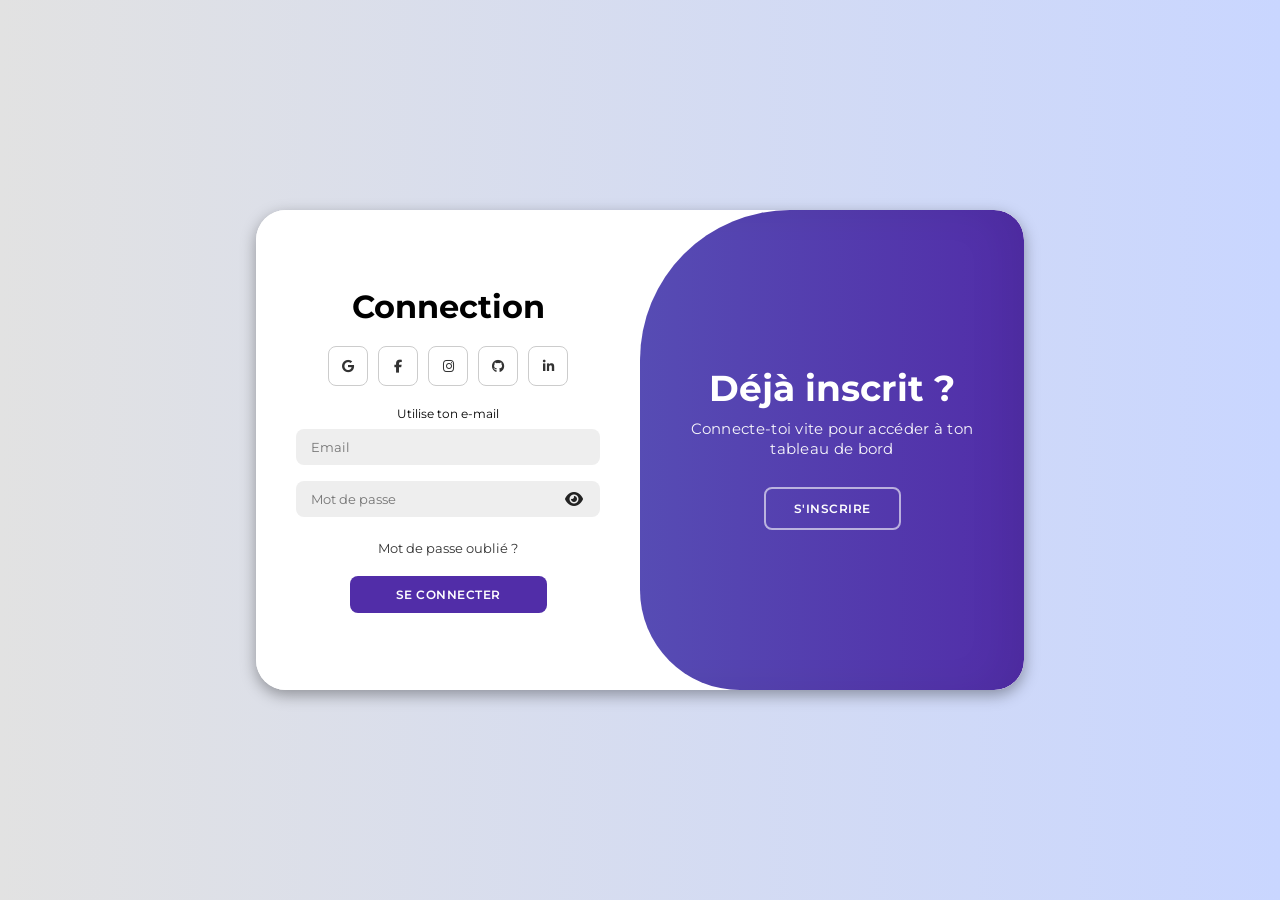
<file: Connection.html>
<!DOCTYPE html>
<html lang="fr">
<head>
    <meta charset="UTF-8">
    <meta name="viewport" content="width=device-width, initial-scale=1.0">
    <link rel="stylesheet" href="style2.css">
    <link rel="stylesheet" href="https://cdnjs.cloudflare.com/ajax/libs/font-awesome/6.4.0/css/all.min.css">
    <title>connection page</title>
</head>
<body>
    <div class="container" id="container">
        
        <div class="form-container sign-up">
            <form>
                <h1>Crée un compte</h1>
                <span>Te connecter via</span><!--un message un peu comme un paragraph <p>-->
                <div class="social-icons">
                    <a href="http://accounts.google.com/" class="icon"><i class="fa-brands fa-google"></i></a>
                    <a href="http://www.facebook.com/" class="icon"><i class="fa-brands fa-facebook-f"></i></a>
                    <a href="http://www.instagram.com/" class="icon"><i class="fa-brands fa-instagram"></i></a>
                    <a href="http://github.com/" class="icon"><i class="fa-brands fa-github"></i></a>
                    <a href="http://www.linkedin.com/" class="icon"><i class="fa-brands fa-linkedin-in"></i></a>
                </div>
                <span>ou utilise tes coordonnées</span>
                <input type="text" placeholder="Nom et prenom">
                <input type="email" placeholder="Email"> 
                <div class="password-container">   
                    <input type="password" placeholder="Mot de passe">
                    <span class="toggle-password"><i class="fa-solid fa-eye"></i></span>
                </div>
                <button type="button">Créer !</button>
            </form>
        </div>

        <!--Tableaux de connection -->
        <div class="form-container sign-in">
            <form>
                <h1>Connection</h1>
                <div class="social-icons">
                    <a href="http://accounts.google.com/" class="icon"><i class="fa-brands fa-google"></i></a>
                    <a href="http://www.facebook.com/" class="icon"><i class="fa-brands fa-facebook-f"></i></a>
                    <a href="http://www.instagram.com/" class="icon"><i class="fa-brands fa-instagram"></i></a>
                    <a href="http://github.com/" class="icon"><i class="fa-brands fa-github"></i></a>
                    <a href="http://www.linkedin.com/" class="icon"><i class="fa-brands fa-linkedin-in"></i></a>
                </div>
                <span>Utilise ton e-mail</span>
                <input type="email" placeholder="Email">
                <div class="password-container">
                    <input type="password" placeholder="Mot de passe">
                    <span class="toggle-password"><i class="fa-solid fa-eye"></i></span>
                </div>
                <a href="http://www.google.com/">Mot de passe oublié ?</a>
                <button type="button">Se connecter</button>
            </form>
        </div>

        <!--Messerie dans la bulle bleue-->
        <div class="toggle-container">
            <div class="toggle">
                <div class="toggle-panel toggle-left">
                    <h1>Bienvenue sur ConShool!</h1>
                    <p>Utilise tes coordonées pour bénéficier des nos services</p>
                    <button class="hidden" id="login">Se connecter</button>
                </div>
                <div class="toggle-panel toggle-right">
                    <h1>Déjà inscrit ?</h1>
                    <p>Connecte-toi vite pour accéder à ton tableau de bord</p>
                    <button class="hidden" id="register">S'inscrire</button>
                </div>
            </div>
        </div>
    </div>

<script src="script.js"></script>
</body>
</html>
</file>
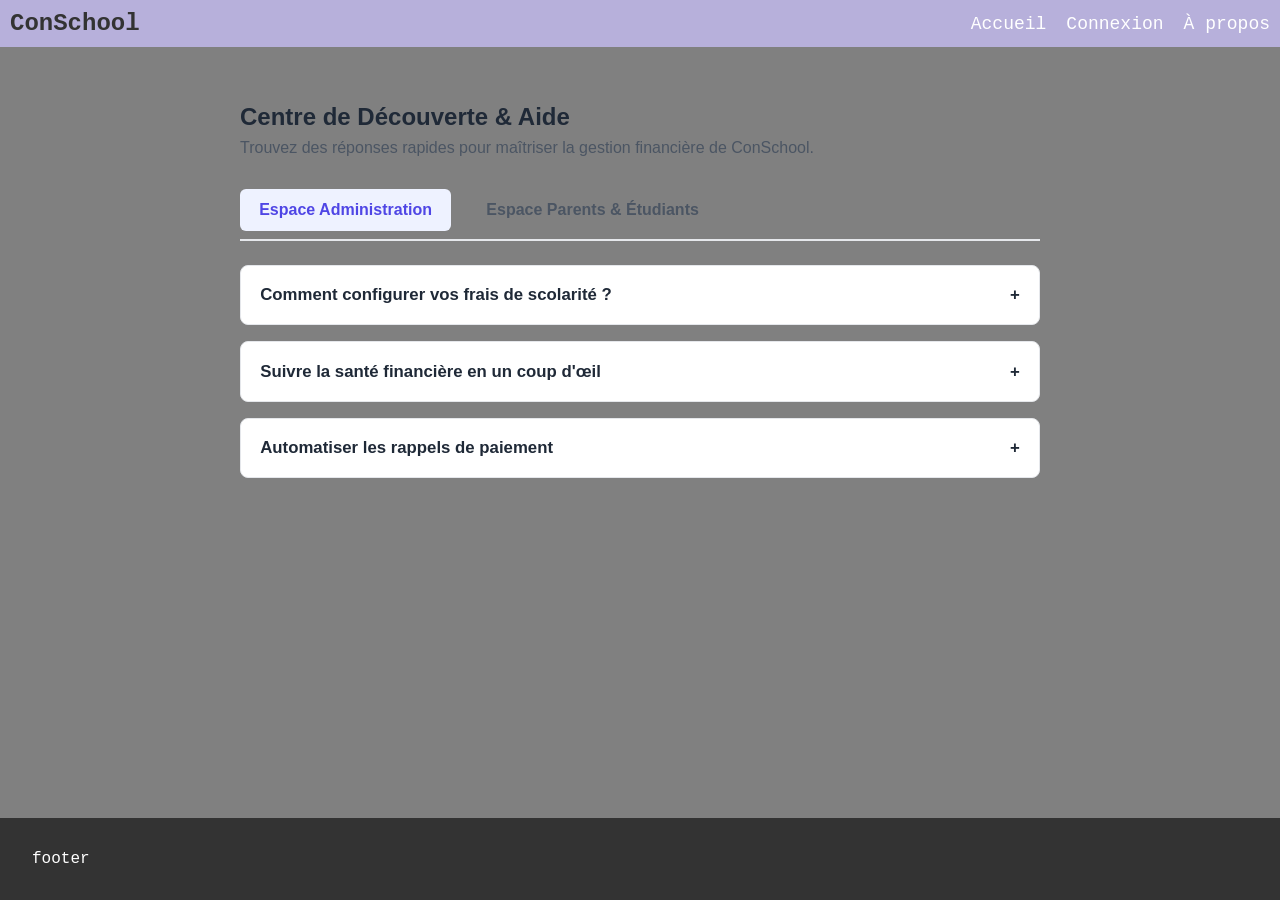
<file: decouvert.html>
<!DOCTYPE html>
<html lang="fr">
<head>
    <meta charset="UTF-8">
    <meta name="viewport" content="width=device-width, initial-scale=1.0">
    <link rel="stylesheet" href="https://cdnjs.cloudflare.com/ajax/libs/font-awesome/6.4.0/css/all.min.css">
    <link rel="stylesheet" href="style3.css">
    <script src="aide.js"></script>
    <title>Decouverte</title>
</head>
<body>
    <nav>
        <div class="logo">
            <h2>ConSchool</h2>
        </div>
        <div class="nav-container">
            <ul>
                <li><a href="#index.html">Accueil</a></li>
                <li><a href="#Connection.html">Connexion</a></li>
                <li><a href="#Aide.html">À propos</a></li>
            </ul>
        </div>
    </nav>
    <aside>
        <div class="help-section">
  <div class="help-header">
    <h2>Centre de Découverte & Aide</h2>
    <p>Trouvez des réponses rapides pour maîtriser la gestion financière de ConSchool.</p>
  </div>

  <!-- Système d'onglets pour basculer selon le profil -->
  <div class="tabs-container">
    <button class="tab-btn active" data-tab="admin">Espace Administration</button>
    <button class="tab-btn" data-tab="parents">Espace Parents & Étudiants</button>
  </div>

  <!-- CONTENU : VUE ADMINISTRATION -->
  <div id="admin" class="tab-content active">
    
    <div class="accordion-item">
      <button class="accordion-header">Comment configurer vos frais de scolarité ? <span class="icon">+</span></button>
      <div class="accordion-body">
        <p>Rendez-vous dans vos paramètres financiers pour définir vos grilles tarifaires (par classe, niveau ou option). Le système générera automatiquement les factures globales pour l'année en une seule fois.</p>
      </div>
    </div>

    <div class="accordion-item">
      <button class="accordion-header">Suivre la santé financière en un coup d'œil <span class="icon">+</span></button>
      <div class="accordion-body">
        <p>Votre tableau de bord centralise les paiements reçus, les promesses de virement et les retards. Utilisez les filtres avancés pour exporter vos rapports financiers au format Excel ou PDF.</p>
      </div>
    </div>

    <div class="accordion-item">
      <button class="accordion-header">Automatiser les rappels de paiement <span class="icon">+</span></button>
      <div class="accordion-body">
        <p>Plus besoin de courir après les relances manuelles. Activez l'envoi automatique de notifications par e-mail ou SMS directement depuis l'onglet des impayés pour alerter les familles en retard.</p>
      </div>
    </div>

  </div>

  <!-- CONTENU : VUE PARENTS / ÉTUDIANTS -->
  <div id="parents" class="tab-content">
    
    <div class="accordion-item">
      <button class="accordion-header">Comment régler vos frais de scolarité en ligne ? <span class="icon">+</span></button>
      <div class="accordion-body">
        <p>Cliquez sur le bouton "Payer ma facture", choisissez votre mode de règlement sécurisé (Carte bancaire, Mobile Money ou Virement) et recevez instantanément votre reçu officiel par e-mail.</p>
      </div>
    </div>

    <div class="accordion-item">
      <button class="accordion-header">Consulter votre calendrier d'échéances <span class="icon">+</span></button>
      <div class="accordion-body">
        <p>Accédez à l'onglet "Échéancier" pour voir vos prochaines mensualités à venir. Cela vous permet de planifier votre budget familial en toute sérénité, sans mauvaise surprise.</p>
      </div>
    </div>

    <div class="accordion-item">
      <button class="accordion-header">Télécharger vos reçus et attestations <span class="icon">+</span></button>
      <div class="accordion-body">
        <p>Besoin d'un justificatif pour votre employeur ou pour les impôts ? Retrouvez l'historique complet de vos paiements passés et téléchargez vos documents officiels signés en un clic.</p>
      </div>
    </div>

  </div>
</div>
    </aside>
    <footer>footer</footer>
</body>
</html>
</file>
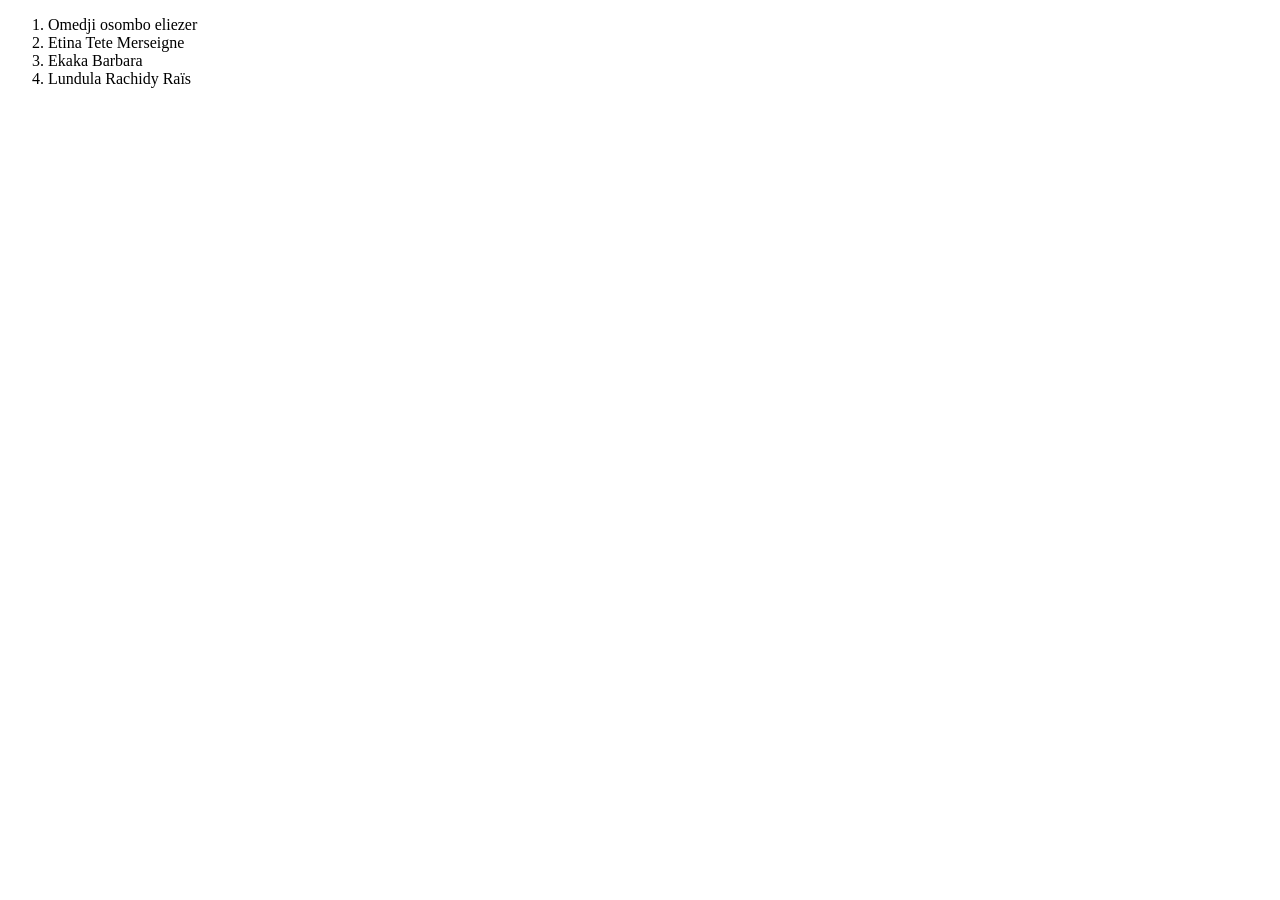
<file: Portfolio/Noms des membres.html>
<!DOCTYPE html>
<html lang="en">
<head>
    <meta charset="UTF-8">
    <meta name="viewport" content="width=device-width, initial-scale=1.0">
    <title>Membres</title>
</head>
<body>
    <ol>
        <li>Omedji osombo eliezer</li>
        <li>Etina Tete Merseigne</li>
        <li>Ekaka Barbara</li>
        <li>Lundula Rachidy Raïs</li>
    </ol>
</body>
</html>
</file>
<file: style2.css>
@import url('https://fonts.googleapis.com/css2?family=Montserrat:wght@300;400;500;600;700&display=swap');

* {
    margin: 0;
    padding: 0;
    box-sizing: border-box;
    font-family: 'Montserrat', sans-serif;
}

body {
    background-color: #c9d6ff;
    background: linear-gradient(to right, #e2e2e2, #c9d6ff);
    display: flex;
    align-items: center;
    justify-content: center;
    flex-direction: column;
    height: 100vh;
}

.container {
    background-color: #fff;
    border-radius: 30px;
    box-shadow: 0 5px 15px rgba(0, 0, 0, 0.35);
    position: relative;
    overflow: hidden;
    width: 768px;
    max-width: 100%;
    min-height: 480px;
}

.container p {
    font-size: 14px;
    line-height: 20px;
    letter-spacing: 0.3px;
    margin: 20px 0;
}

.container span {
    font-size: 12px;
}

.container a {
    color: #333;
    font-size: 13px;
    text-decoration: none;
    margin: 15px 0 10px;
}

.container button {
    background-color: #512da8;
    color: #fff;
    font-size: 12px;
    padding: 10px 45px;
    border: 1px solid transparent;
    border-radius: 8px;
    font-weight: 600;
    letter-spacing: 0.5px;
    text-transform: uppercase;
    margin-top: 10px;
    cursor: pointer;
}

.container button.hidden {
    background-color: transparent;
    border-color: #fff;
}

.container form {
    background-color: #fff;
    display: flex;
    align-items: center;
    justify-content: center;
    flex-direction: column;
    padding: 0 40px;
    height: 100%;
}

.container input {
    background-color: #eee;
    border: none;
    margin: 8px 0;
    padding: 10px 15px;
    font-size: 13px;
    border-radius: 8px;
    width: 100%;
    outline: none;
}

/* Password field container: keep input full-width and place eye icon inside */
.password-container {
    position: relative;
    width: 100%;
}

.password-container input {
    /* leave left padding as-is, add space on right for the eye icon */
    padding-right: 44px;
    box-sizing: border-box;
}

.toggle-password {
    position: absolute;
    right: 12px;
    top: 50%;
    transform: translateY(-50%);
    cursor: pointer;
    color: #222;
    display: inline-flex;
    align-items: center;
    justify-content: center;
    width: 28px;
    height: 28px;
}

.toggle-password i {
    font-size: 16px;
}

.form-container {
    position: absolute;
    top: 0;
    height: 100%;
    transition: all 0.6s ease-in-out;
}

.sign-in {
    left: 0;
    width: 50%;
    z-index: 2;
}

.container.active .sign-in {
    transform: translateX(100%);
}

.sign-up {
    left: 0;
    width: 50%;
    opacity: 0;
    z-index: 1;
}

.container.active .sign-up {
    transform: translateX(100%);
    opacity: 1;
    z-index: 5;
    animation: move 0.6s;
}

@keyframes move {
    0%, 49.99% {
        opacity: 0;
        z-index: 1;
    }
    50%, 100% {
        opacity: 1;
        z-index: 5;
    }
}

.social-icons {
    margin: 20px 0;
}

.social-icons a {
    border: 1px solid #ccc;
    border-radius: 20%;
    display: inline-flex;
    justify-content: center;
    align-items: center;
    margin: 0 3px;
    width: 40px;
    height: 40px;

}
/*cette partie permet de pouvoir ajouter les effet sur les icons*/
.social-icons a:hover { background-color: #512da8; color: white; border-color: #512da8; }

/* --- LE COEUR DU SWAP (L'animation de la vidéo) --- */
.toggle-container {
    position: absolute;
    top: 0;
    left: 50%;
    width: 50%;
    height: 100%;
    overflow: hidden;
    transition: all 0.6s ease-in-out;
    z-index: 1000;
    border-radius: 150px 0 0 100px;
}

.container.active .toggle-container {
    transform: translateX(-100%);
    border-radius: 0 150px 100px 0;
}

.toggle {
    background-color: #512da8;
    height: 100%;
    background: linear-gradient(to right, #5c6bc0, #512da8);
    color: #fff;
    position: relative;
    left: -100%;
    height: 100%;
    width: 200%;
    transform: translateX(0);
    transition: all 0.6s ease-in-out;
}

/* Improve appearance of the purple toggle panel */
.toggle {
    border-radius: 0 30px 30px 0;
    box-shadow: inset -20px 0 40px rgba(0,0,0,0.06);
    padding: 30px 20px;
}

.toggle-panel {
    padding: 20px 30px;
    text-align: center;
    color: #fff;
}

.toggle-panel h1 {
    font-size: 36px;
    line-height: 1.05;
    margin-bottom: 12px;
    font-weight: 700;
}

.toggle-panel p {
    font-size: 15px;
    max-width: 320px;
    margin: 0 auto 18px;
    opacity: 0.95;
}

.toggle-panel button {
    border: 2px solid rgba(255,255,255,0.6);
    background: transparent;
    color: #fff;
    padding: 12px 28px;
    border-radius: 8px;
    cursor: pointer;
}

/* Make sure the hidden-class buttons remain accessible visually when needed */
.container button.hidden {
    border-color: rgba(255,255,255,0.6);
}

@media (max-width: 768px) {
    .toggle-panel h1 { font-size: 22px; }
    .toggle-panel p { font-size: 13px; max-width: 90%; }
    .toggle { padding: 18px 12px; }
}

.container.active .toggle {
    transform: translateX(50%);
}

.toggle-panel {
    position: absolute;
    width: 50%;
    height: 100%;
    display: flex;
    align-items: center;
    justify-content: center;
    flex-direction: column;
    padding: 0 30px;
    text-align: center;
    top: 0;
    transform: translateX(0);
    transition: all 0.6s ease-in-out;
}

.toggle-left {
    transform: translateX(-200%);
}

.container.active .toggle-left {
    transform: translateX(0);
}

.toggle-right {
    right: 0;
    transform: translateX(0);
}

.container.active .toggle-right {
    transform: translateX(200%);
}

/* === VERSION RESPONSIVE MOBILE pour que ça s'adapte au telephone === */
@media (max-width: 768px) {
    .container {
        width: 360px;
        min-height: 520px;
        flex-direction: column;
    }

    .form-container {
        width: 100%;
        height: 70%;
        bottom: 0;
        top: auto;
    }

    .sign-in {
        z-index: 2;
    }

    .container.active .sign-in {
        transform: translateY(100%);
        opacity: 0;
    }

    .container.active .sign-up {
        transform: translateY(0);
        opacity: 1;
        z-index: 5;
        animation: none;
    }

    .toggle-container {
        left: 0;
        top: 0;
        width: 100%;
        height: 30%;
        border-radius: 0 0 50px 50px;
    }

    .container.active .toggle-container {
        transform: translateY(0);
        border-radius: 0 0 50px 50px;
    }

    .toggle {
        left: 0;
        width: 100%;
        height: 100%;
        transform: none !important;
    }

    .toggle-panel {
        width: 100%;
        height: 100%;
        transform: none !important;
    }
/*pour le mouvement*/
    .toggle-left { display: none; }
    .toggle-right { display: flex; }

    .container.active .toggle-left { display: flex; }
    .container.active .toggle-right { display: none; }
}
</file>
<file: style3.css>
*{
    margin: 0;
    padding: 0;
}
body{
    min-height: 100vh;
    background-color: #fff;
    font-family: 'Courier New', Courier, monospace;
    color: #333;

    display: grid;
    grid-template-columns: 300px 1fr;
    grid-template-rows: auto 1fr auto;
    grid-template-areas: 
    "navbar navbar"
    "sidebar sidebar"
    "sidebar footer";
}
nav{
    top: 0;
    position: sticky;
    grid-area: navbar;
    background-color: #b7b0db;
    color: #333;
    padding: 1em;

    display: flex;
    justify-content: space-between;
    align-items: center;
    padding: 10px;
    position: sticky;
    z-index: 999;
}
.nav-container{
    display: flex;
    padding: 0;
    list-style: none;
}
nav ul{
    list-style: none;
    display: flex;
    gap: 20px;
}
nav ul li a{
    color: #fff;
    text-decoration: none;
    font-size: 18px;
}
nav ul li a:hover{
    color:  rgb(65, 35, 142);
}
aside{
    top: 0;
    grid-area: sidebar;
    background-color: gray;
}
main{
    grid-area: main;
}
footer{
    grid-area: footer;
    background: #333;
    color: #fff;
    padding: 2em;
}


:root {
  --primary-color: #4f46e5; /* Violet/Bleu moderne */
  --text-main: #1f2937;
  --text-muted: #4b5563;
  --bg-light: #f9fafb;
  --border-color: #e5e7eb;
}

.help-section {
  max-width: 800px;
  margin: 2rem auto;
  padding: 1.5rem;
  font-family: 'Segoe UI', Tahoma, Geneva, Verdana, sans-serif;
}

.help-header h2 {
  color: var(--text-main);
  margin-bottom: 0.5rem;
}

.help-header p {
  color: var(--text-muted);
  margin-bottom: 2rem;
}

/* Onglets */
.tabs-container {
  display: flex;
  gap: 1rem;
  margin-bottom: 1.5rem;
  border-bottom: 2px solid var(--border-color);
  padding-bottom: 0.5rem;
}

.tab-btn {
  background: none;
  border: none;
  padding: 0.75rem 1.2rem;
  font-size: 1rem;
  font-weight: 600;
  color: var(--text-muted);
  cursor: pointer;
  transition: all 0.2s ease;
  border-radius: 6px;
}

.tab-btn:hover {
  background-color: var(--bg-light);
  color: var(--primary-color);
}

.tab-btn.active {
  color: var(--primary-color);
  background-color: #eef2ff;
}

/* Contenu des onglets */
.tab-content {
  display: none;
}

.tab-content.active {
  display: block;
}

/* Accordéon */
.accordion-item {
  border: 1px solid var(--border-color);
  border-radius: 8px;
  margin-bottom: 1rem;
  overflow: hidden;
  background: #ffffff;
  transition: box-shadow 0.2s ease;
}

.accordion-item:hover {
  box-shadow: 0 4px 6px -1px rgba(0, 0, 0, 0.05);
}

.accordion-header {
  width: 100%;
  display: flex;
  justify-content: space-between;
  align-items: center;
  padding: 1.2rem;
  background: none;
  border: none;
  text-align: left;
  font-size: 1.05rem;
  font-weight: 600;
  color: var(--text-main);
  cursor: pointer;
}

.accordion-body {
  max-height: 0;
  overflow: hidden;
  transition: max-height 0.3s ease-out;
  padding: 0 1.2rem;
  color: var(--text-muted);
  line-height: 1.6;
}

/* Classe ajoutée en JS quand l'accordéon est ouvert */
.accordion-item.open .accordion-body {
  max-height: 200px; /* Ajuste selon la taille de ton texte */
  padding-bottom: 1.2rem;
}

.accordion-item.open .icon {
  transform: rotate(45deg);
  color: var(--primary-color);
}

.icon {
  transition: transform 0.2s ease;
  font-weight: bold;
}


@media (min-width: 320px){
    body{
        grid-template-areas: 
        "navbar navbar"
        "sidebar sidebar"
        "footer footer"
        ;
    }
}
</file>
